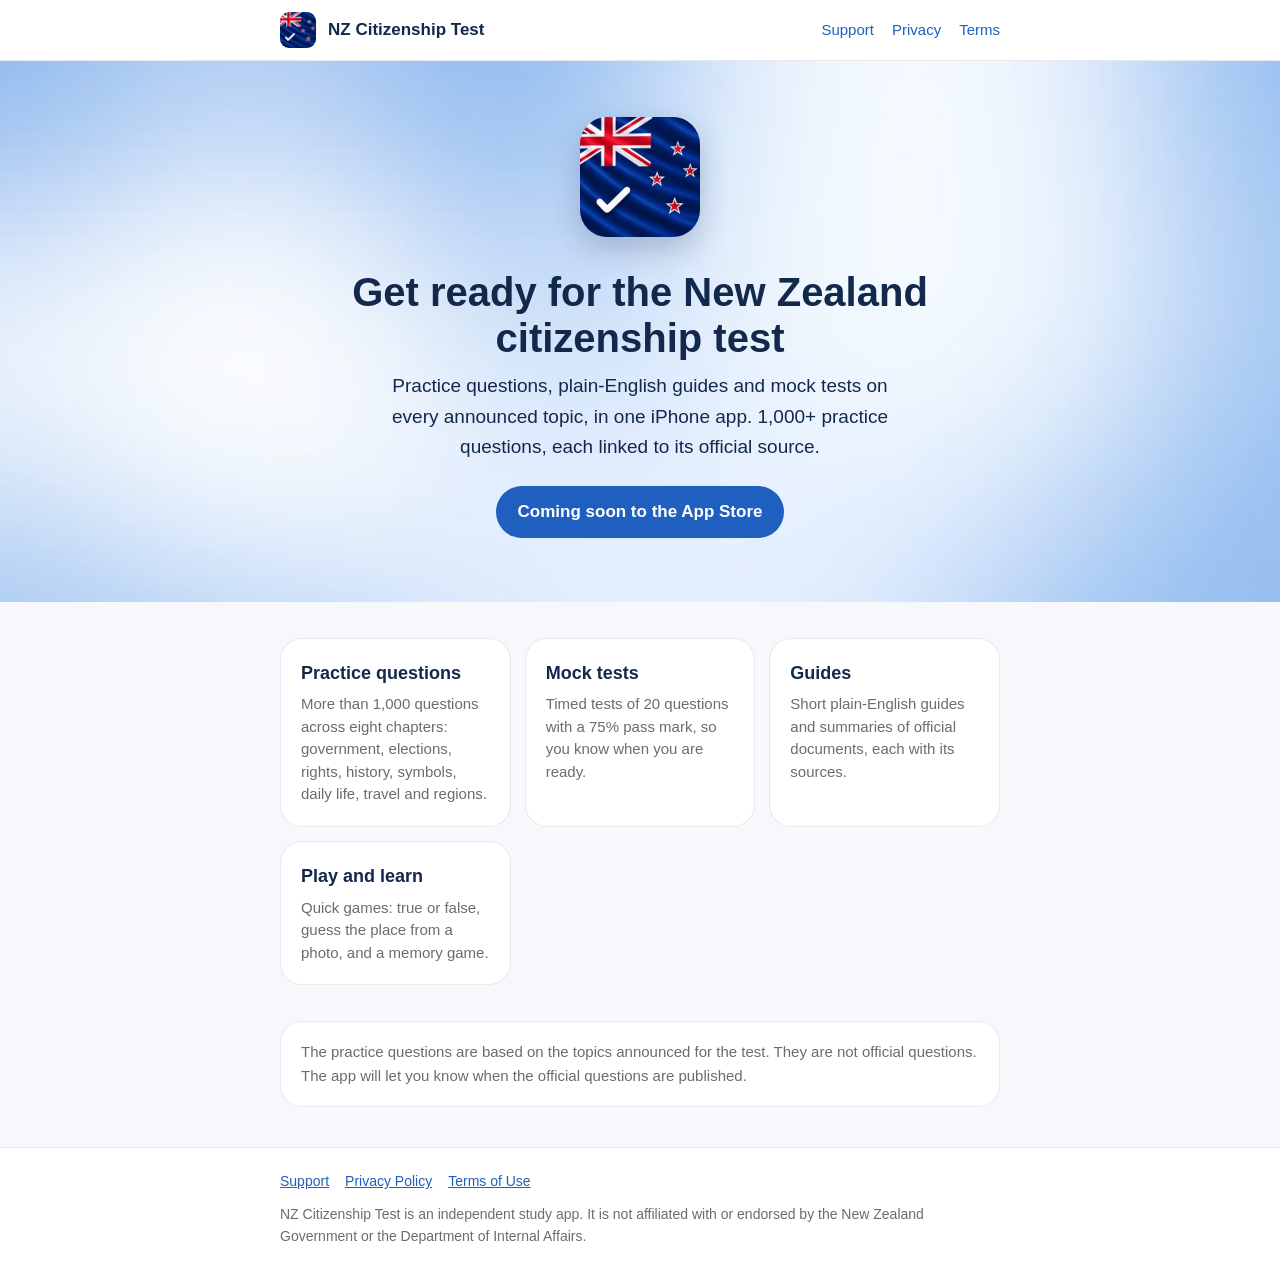
<file: index.html>
<!doctype html>
<html lang="en">
<head>
<meta charset="utf-8">
<meta name="viewport" content="width=device-width, initial-scale=1">
<title>NZ Citizenship Test – practise for the New Zealand citizenship test</title>
<meta name="description" content="An iPhone app with practice questions, guides and mock tests for the New Zealand citizenship test.">
<link rel="icon" href="assets/favicon.png">
<link rel="apple-touch-icon" href="assets/apple-touch-icon.png">
<link rel="stylesheet" href="assets/style.css">
</head>
<body>
<header class="site"><div class="wrap">
  <img src="assets/icon.png" alt="">
  <a class="name" href="./">NZ Citizenship Test</a>
  <nav><a href="support.html">Support</a><a href="privacy.html">Privacy</a><a href="terms.html">Terms</a></nav>
</div></header>
<section class="hero"><div class="wrap">
  <img src="assets/icon.png" alt="NZ Citizenship Test app icon">
  <h1>Get ready for the New Zealand citizenship test</h1>
  <p>Practice questions, plain-English guides and mock tests on every announced topic, in one iPhone app. 1,000+ practice questions, each linked to its official source.</p>
  <span class="badge">Coming soon to the App Store</span>
</div></section>
<main class="wrap">
  <div class="cards">
    <div class="card"><h3>Practice questions</h3><p>More than 1,000 questions across eight chapters: government, elections, rights, history, symbols, daily life, travel and regions.</p></div>
    <div class="card"><h3>Mock tests</h3><p>Timed tests of 20 questions with a 75% pass mark, so you know when you are ready.</p></div>
    <div class="card"><h3>Guides</h3><p>Short plain-English guides and summaries of official documents, each with its sources.</p></div>
    <div class="card"><h3>Play and learn</h3><p>Quick games: true or false, guess the place from a photo, and a memory game.</p></div>
  </div>
  <div class="note">The practice questions are based on the topics announced for the test. They are not official questions. The app will let you know when the official questions are published.</div>
</main>
<footer class="site"><div class="wrap">
  <a href="support.html">Support</a><a href="privacy.html">Privacy Policy</a><a href="terms.html">Terms of Use</a>
  <p>NZ Citizenship Test is an independent study app. It is not affiliated with or endorsed by the New Zealand Government or the Department of Internal Affairs.</p>
</div></footer>
</body>
</html>
</file>
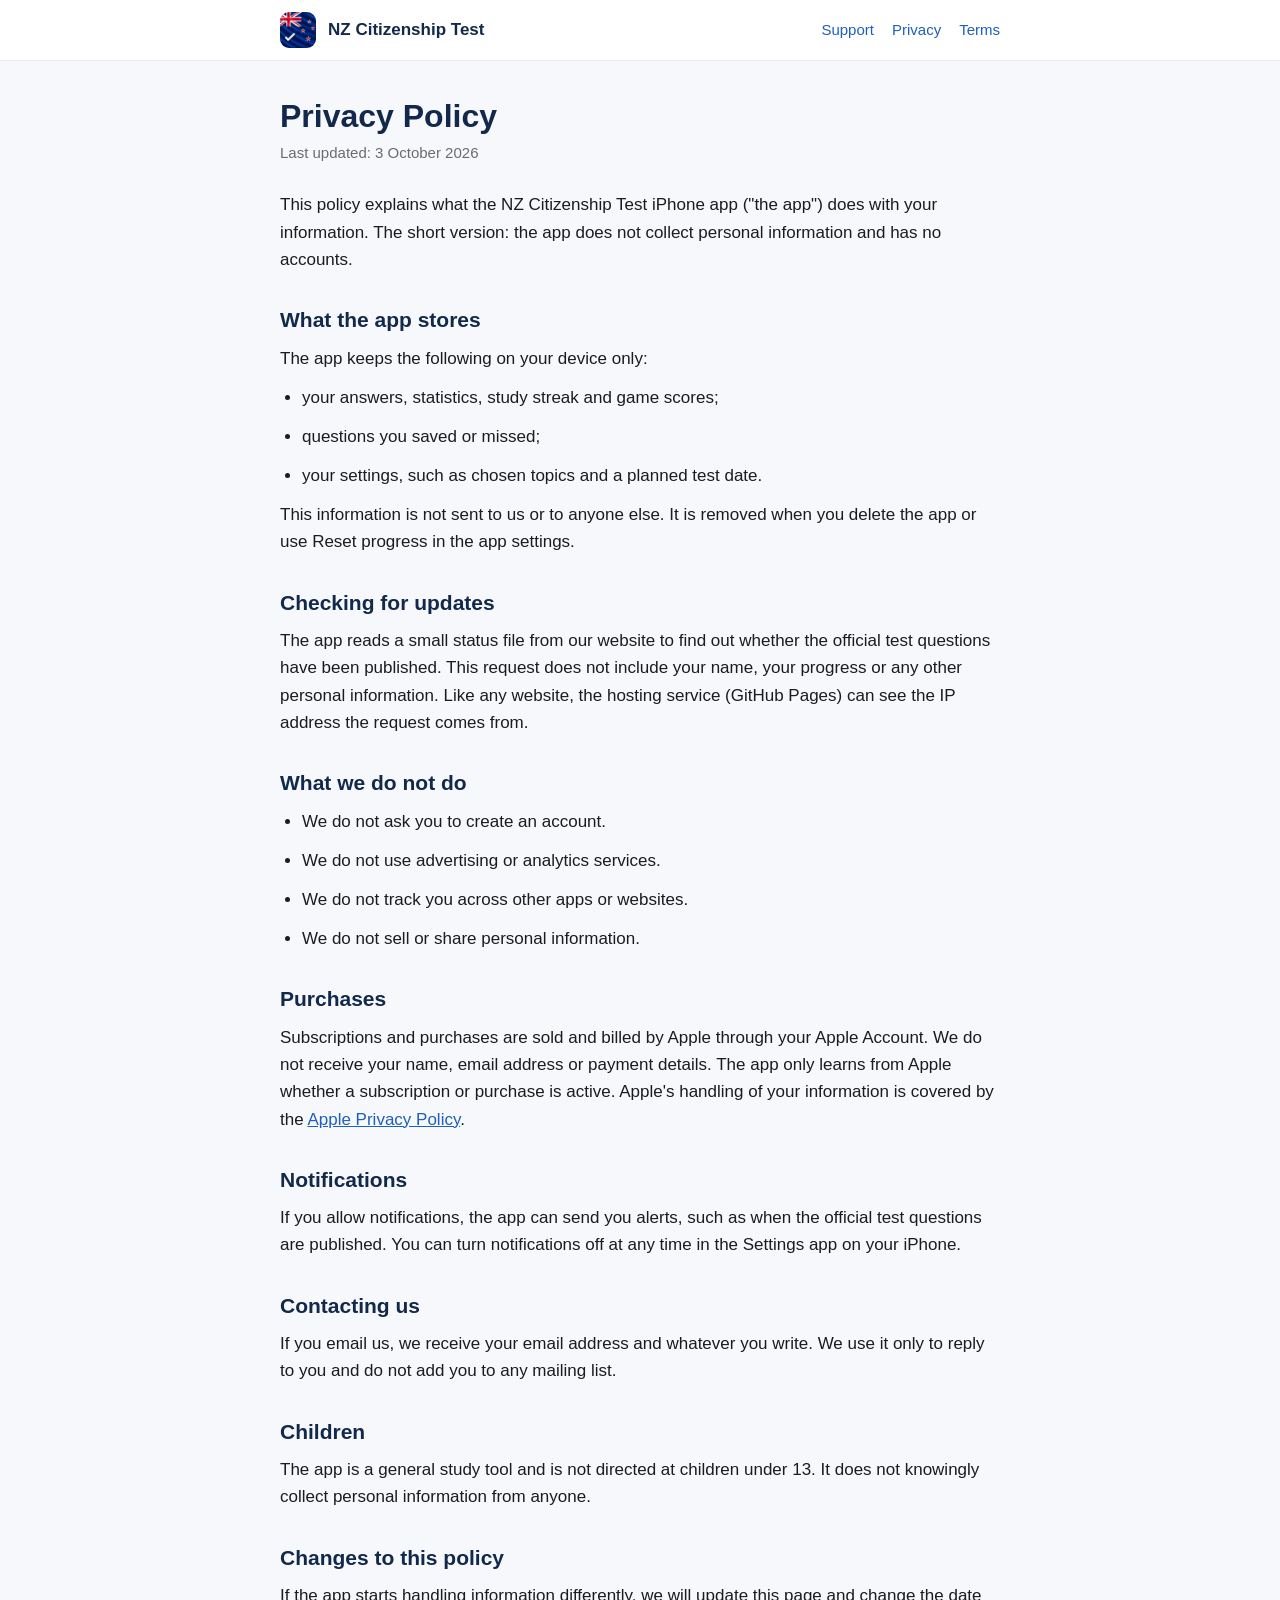
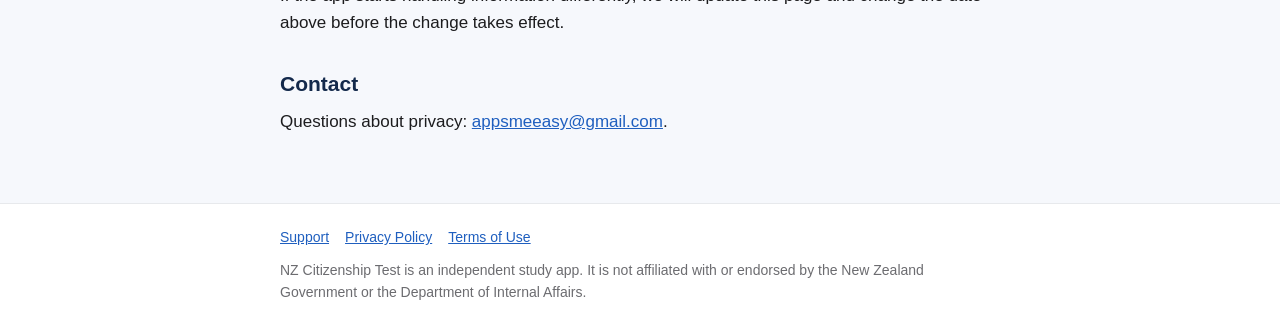
<file: privacy.html>
<!doctype html>
<html lang="en">
<head>
<meta charset="utf-8">
<meta name="viewport" content="width=device-width, initial-scale=1">
<title>Privacy Policy – NZ Citizenship Test</title>
<meta name="description" content="What information the app stores and how it is handled.">
<link rel="icon" href="assets/favicon.png">
<link rel="apple-touch-icon" href="assets/apple-touch-icon.png">
<link rel="stylesheet" href="assets/style.css">
</head>
<body>
<header class="site"><div class="wrap">
  <img src="assets/icon.png" alt="">
  <a class="name" href="./">NZ Citizenship Test</a>
  <nav><a href="support.html">Support</a><a href="privacy.html">Privacy</a><a href="terms.html">Terms</a></nav>
</div></header>
<main class="doc"><div class="wrap">
<h1>Privacy Policy</h1>
<p class="updated">Last updated: 3 October 2026</p>
<p>This policy explains what the NZ Citizenship Test iPhone app ("the app") does with your information. The short version: the app does not collect personal information and has no accounts.</p>
<h2>What the app stores</h2>
<p>The app keeps the following on your device only:</p>
<ul>
<li>your answers, statistics, study streak and game scores;</li>
<li>questions you saved or missed;</li>
<li>your settings, such as chosen topics and a planned test date.</li>
</ul>
<p>This information is not sent to us or to anyone else. It is removed when you delete the app or use Reset progress in the app settings.</p>
<h2>Checking for updates</h2>
<p>The app reads a small status file from our website to find out whether the official test questions have been published. This request does not include your name, your progress or any other personal information. Like any website, the hosting service (GitHub Pages) can see the IP address the request comes from.</p>
<h2>What we do not do</h2>
<ul>
<li>We do not ask you to create an account.</li>
<li>We do not use advertising or analytics services.</li>
<li>We do not track you across other apps or websites.</li>
<li>We do not sell or share personal information.</li>
</ul>
<h2>Purchases</h2>
<p>Subscriptions and purchases are sold and billed by Apple through your Apple Account. We do not receive your name, email address or payment details. The app only learns from Apple whether a subscription or purchase is active. Apple's handling of your information is covered by the <a href="https://www.apple.com/legal/privacy/">Apple Privacy Policy</a>.</p>
<h2>Notifications</h2>
<p>If you allow notifications, the app can send you alerts, such as when the official test questions are published. You can turn notifications off at any time in the Settings app on your iPhone.</p>
<h2>Contacting us</h2>
<p>If you email us, we receive your email address and whatever you write. We use it only to reply to you and do not add you to any mailing list.</p>
<h2>Children</h2>
<p>The app is a general study tool and is not directed at children under 13. It does not knowingly collect personal information from anyone.</p>
<h2>Changes to this policy</h2>
<p>If the app starts handling information differently, we will update this page and change the date above before the change takes effect.</p>
<h2>Contact</h2>
<p>Questions about privacy: <a href="mailto:appsmeeasy@gmail.com">appsmeeasy@gmail.com</a>.</p>
</div></main>
<footer class="site"><div class="wrap">
  <a href="support.html">Support</a><a href="privacy.html">Privacy Policy</a><a href="terms.html">Terms of Use</a>
  <p>NZ Citizenship Test is an independent study app. It is not affiliated with or endorsed by the New Zealand Government or the Department of Internal Affairs.</p>
</div></footer>
</body>
</html>
</file>
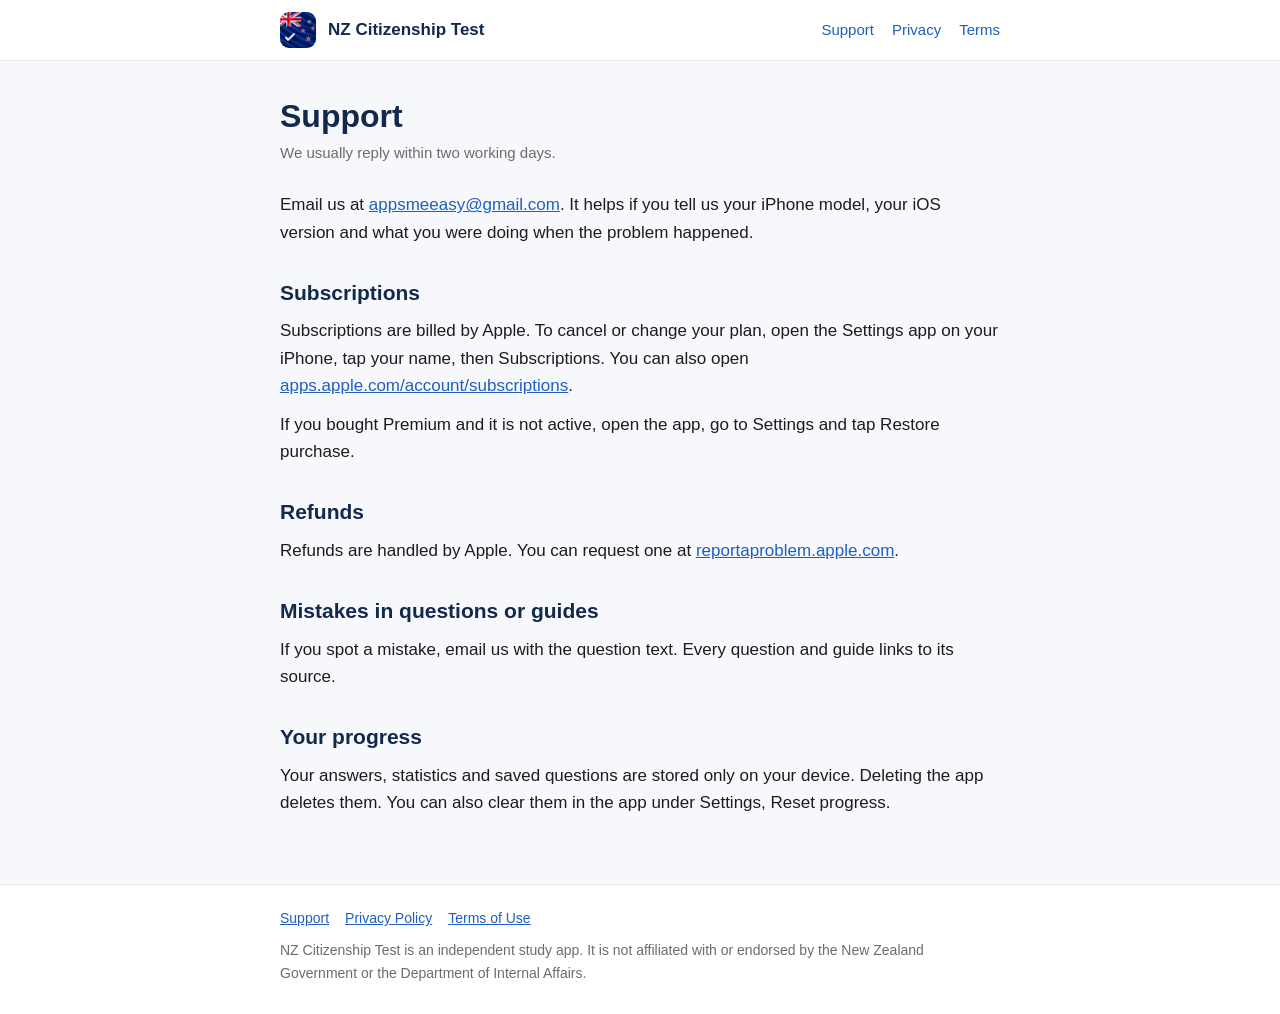
<file: support.html>
<!doctype html>
<html lang="en">
<head>
<meta charset="utf-8">
<meta name="viewport" content="width=device-width, initial-scale=1">
<title>Support – NZ Citizenship Test</title>
<meta name="description" content="How to get help with the app, manage a subscription or report a mistake.">
<link rel="icon" href="assets/favicon.png">
<link rel="apple-touch-icon" href="assets/apple-touch-icon.png">
<link rel="stylesheet" href="assets/style.css">
</head>
<body>
<header class="site"><div class="wrap">
  <img src="assets/icon.png" alt="">
  <a class="name" href="./">NZ Citizenship Test</a>
  <nav><a href="support.html">Support</a><a href="privacy.html">Privacy</a><a href="terms.html">Terms</a></nav>
</div></header>
<main class="doc"><div class="wrap">
<h1>Support</h1>
<p class="updated">We usually reply within two working days.</p>
<p>Email us at <a href="mailto:appsmeeasy@gmail.com">appsmeeasy@gmail.com</a>. It helps if you tell us your iPhone model, your iOS version and what you were doing when the problem happened.</p>
<h2>Subscriptions</h2>
<p>Subscriptions are billed by Apple. To cancel or change your plan, open the Settings app on your iPhone, tap your name, then Subscriptions. You can also open <a href="https://apps.apple.com/account/subscriptions">apps.apple.com/account/subscriptions</a>.</p>
<p>If you bought Premium and it is not active, open the app, go to Settings and tap Restore purchase.</p>
<h2>Refunds</h2>
<p>Refunds are handled by Apple. You can request one at <a href="https://reportaproblem.apple.com">reportaproblem.apple.com</a>.</p>
<h2>Mistakes in questions or guides</h2>
<p>If you spot a mistake, email us with the question text. Every question and guide links to its source.</p>
<h2>Your progress</h2>
<p>Your answers, statistics and saved questions are stored only on your device. Deleting the app deletes them. You can also clear them in the app under Settings, Reset progress.</p>
</div></main>
<footer class="site"><div class="wrap">
  <a href="support.html">Support</a><a href="privacy.html">Privacy Policy</a><a href="terms.html">Terms of Use</a>
  <p>NZ Citizenship Test is an independent study app. It is not affiliated with or endorsed by the New Zealand Government or the Department of Internal Affairs.</p>
</div></footer>
</body>
</html>
</file>
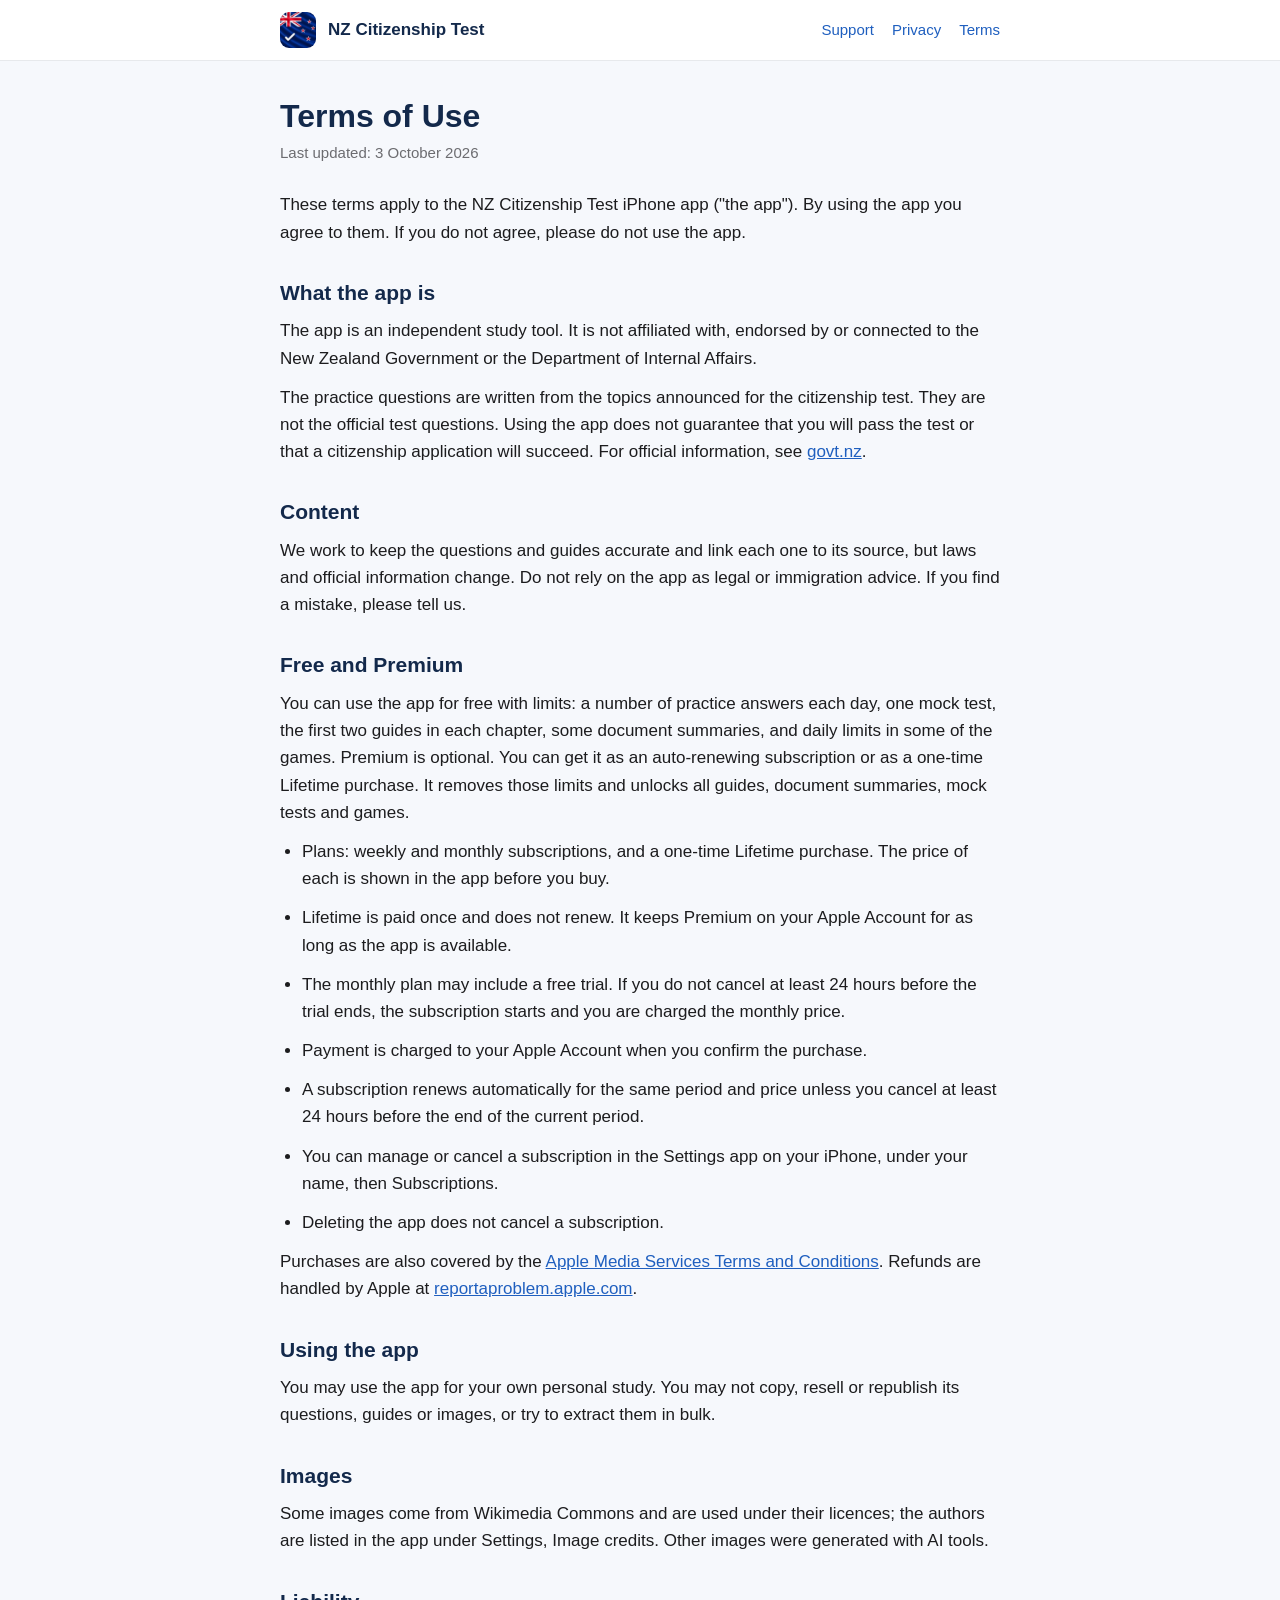
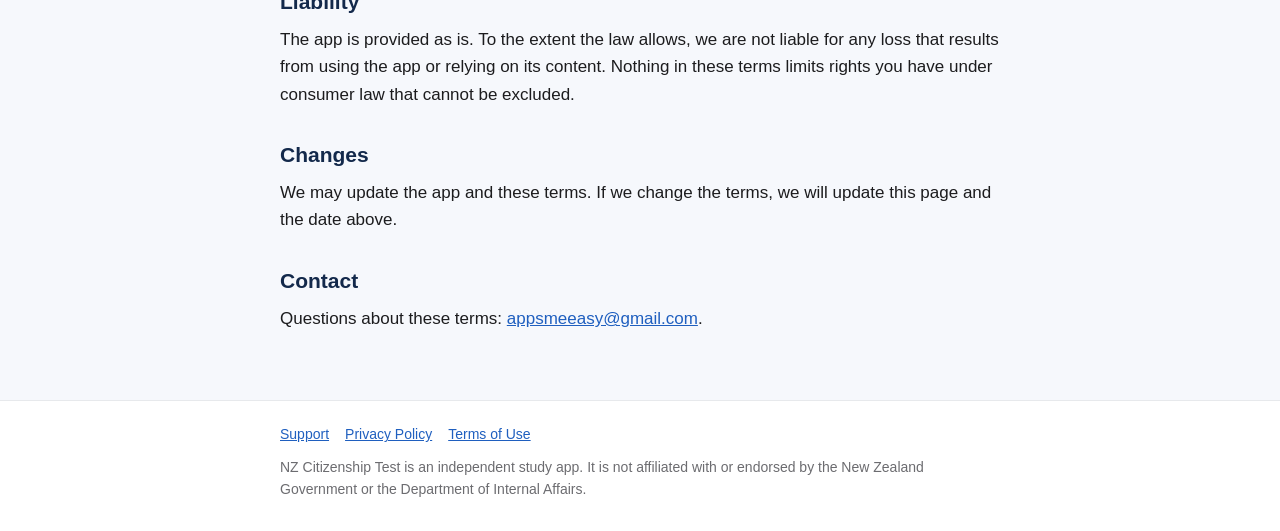
<file: terms.html>
<!doctype html>
<html lang="en">
<head>
<meta charset="utf-8">
<meta name="viewport" content="width=device-width, initial-scale=1">
<title>Terms of Use – NZ Citizenship Test</title>
<meta name="description" content="Terms for using the app, its subscriptions and purchases.">
<link rel="icon" href="assets/favicon.png">
<link rel="apple-touch-icon" href="assets/apple-touch-icon.png">
<link rel="stylesheet" href="assets/style.css">
</head>
<body>
<header class="site"><div class="wrap">
  <img src="assets/icon.png" alt="">
  <a class="name" href="./">NZ Citizenship Test</a>
  <nav><a href="support.html">Support</a><a href="privacy.html">Privacy</a><a href="terms.html">Terms</a></nav>
</div></header>
<main class="doc"><div class="wrap">
<h1>Terms of Use</h1>
<p class="updated">Last updated: 3 October 2026</p>
<p>These terms apply to the NZ Citizenship Test iPhone app ("the app"). By using the app you agree to them. If you do not agree, please do not use the app.</p>
<h2>What the app is</h2>
<p>The app is an independent study tool. It is not affiliated with, endorsed by or connected to the New Zealand Government or the Department of Internal Affairs.</p>
<p>The practice questions are written from the topics announced for the citizenship test. They are not the official test questions. Using the app does not guarantee that you will pass the test or that a citizenship application will succeed. For official information, see <a href="https://www.govt.nz/browse/passports-citizenship-and-identity/nz-citizenship/">govt.nz</a>.</p>
<h2>Content</h2>
<p>We work to keep the questions and guides accurate and link each one to its source, but laws and official information change. Do not rely on the app as legal or immigration advice. If you find a mistake, please tell us.</p>
<h2>Free and Premium</h2>
<p>You can use the app for free with limits: a number of practice answers each day, one mock test, the first two guides in each chapter, some document summaries, and daily limits in some of the games. Premium is optional. You can get it as an auto-renewing subscription or as a one-time Lifetime purchase. It removes those limits and unlocks all guides, document summaries, mock tests and games.</p>
<ul>
<li>Plans: weekly and monthly subscriptions, and a one-time Lifetime purchase. The price of each is shown in the app before you buy.</li>
<li>Lifetime is paid once and does not renew. It keeps Premium on your Apple Account for as long as the app is available.</li>
<li>The monthly plan may include a free trial. If you do not cancel at least 24 hours before the trial ends, the subscription starts and you are charged the monthly price.</li>
<li>Payment is charged to your Apple Account when you confirm the purchase.</li>
<li>A subscription renews automatically for the same period and price unless you cancel at least 24 hours before the end of the current period.</li>
<li>You can manage or cancel a subscription in the Settings app on your iPhone, under your name, then Subscriptions.</li>
<li>Deleting the app does not cancel a subscription.</li>
</ul>
<p>Purchases are also covered by the <a href="https://www.apple.com/legal/internet-services/itunes/">Apple Media Services Terms and Conditions</a>. Refunds are handled by Apple at <a href="https://reportaproblem.apple.com">reportaproblem.apple.com</a>.</p>
<h2>Using the app</h2>
<p>You may use the app for your own personal study. You may not copy, resell or republish its questions, guides or images, or try to extract them in bulk.</p>
<h2>Images</h2>
<p>Some images come from Wikimedia Commons and are used under their licences; the authors are listed in the app under Settings, Image credits. Other images were generated with AI tools.</p>
<h2>Liability</h2>
<p>The app is provided as is. To the extent the law allows, we are not liable for any loss that results from using the app or relying on its content. Nothing in these terms limits rights you have under consumer law that cannot be excluded.</p>
<h2>Changes</h2>
<p>We may update the app and these terms. If we change the terms, we will update this page and the date above.</p>
<h2>Contact</h2>
<p>Questions about these terms: <a href="mailto:appsmeeasy@gmail.com">appsmeeasy@gmail.com</a>.</p>
</div></main>
<footer class="site"><div class="wrap">
  <a href="support.html">Support</a><a href="privacy.html">Privacy Policy</a><a href="terms.html">Terms of Use</a>
  <p>NZ Citizenship Test is an independent study app. It is not affiliated with or endorsed by the New Zealand Government or the Department of Internal Affairs.</p>
</div></footer>
</body>
</html>
</file>
<file: assets/style.css>
:root {
  --navy: #13294B; --ink: #1C1C1E; --muted: #6C6C70; --primary: #1F5FBF;
  --stage: #F6F8FC; --card: #FFFFFF; --line: rgba(19, 41, 75, 0.10);
}
* { box-sizing: border-box; }
html { -webkit-text-size-adjust: 100%; }
body {
  margin: 0; background: var(--stage); color: var(--ink);
  font: 17px/1.6 -apple-system, BlinkMacSystemFont, "SF Pro Text", "Segoe UI", Roboto, Helvetica, Arial, sans-serif;
}
a { color: var(--primary); }
.wrap { max-width: 760px; margin: 0 auto; padding: 0 20px; }
header.site { background: var(--card); border-bottom: 1px solid var(--line); }
header.site .wrap { display: flex; align-items: center; gap: 12px; padding-top: 12px; padding-bottom: 12px; }
header.site img { width: 36px; height: 36px; border-radius: 9px; }
header.site .name { font-weight: 700; color: var(--navy); text-decoration: none; margin-right: auto; }
header.site nav a { margin-left: 18px; text-decoration: none; font-size: 15px; }
.hero { background: #DCE9FB url(sky.jpg) center top / cover no-repeat; text-align: center; padding: 56px 0 64px; }
.hero img { width: 120px; height: 120px; border-radius: 27px; box-shadow: 0 12px 30px rgba(17, 34, 68, 0.22); }
.hero h1 { font-size: 40px; line-height: 1.15; color: var(--navy); margin: 24px 0 10px; }
.hero p { font-size: 19px; color: var(--navy); max-width: 520px; margin: 0 auto; }
.badge { display: inline-block; margin-top: 24px; padding: 12px 22px; border-radius: 26px; background: var(--primary); color: #fff; font-weight: 600; }
.cards { display: grid; grid-template-columns: repeat(auto-fit, minmax(210px, 1fr)); gap: 14px; margin: 36px 0; }
.card { background: var(--card); border: 1px solid var(--line); border-radius: 22px; padding: 20px; }
.card h3 { margin: 0 0 6px; color: var(--navy); font-size: 18px; }
.card p { margin: 0; color: var(--muted); font-size: 15px; line-height: 1.5; }
.note { background: var(--card); border: 1px solid var(--line); border-radius: 22px; padding: 18px 20px; color: var(--muted); font-size: 15px; margin-bottom: 40px; }
main.doc { padding: 36px 0 56px; }
main.doc h1 { font-size: 32px; line-height: 1.2; color: var(--navy); margin: 0 0 6px; }
main.doc .updated { color: var(--muted); font-size: 15px; margin: 0 0 26px; }
main.doc h2 { font-size: 21px; color: var(--navy); margin: 30px 0 8px; }
main.doc p, main.doc li { margin: 0 0 12px; }
main.doc ul { padding-left: 22px; margin: 0 0 12px; }
footer.site { border-top: 1px solid var(--line); background: var(--card); color: var(--muted); font-size: 14px; padding: 22px 0 30px; }
footer.site a { margin-right: 16px; }
footer.site p { margin: 10px 0 0; }
@media (max-width: 520px) {
  .hero { padding: 40px 0 48px; }
  .hero h1 { font-size: 31px; }
  header.site nav a { margin-left: 12px; }
}
</file>
